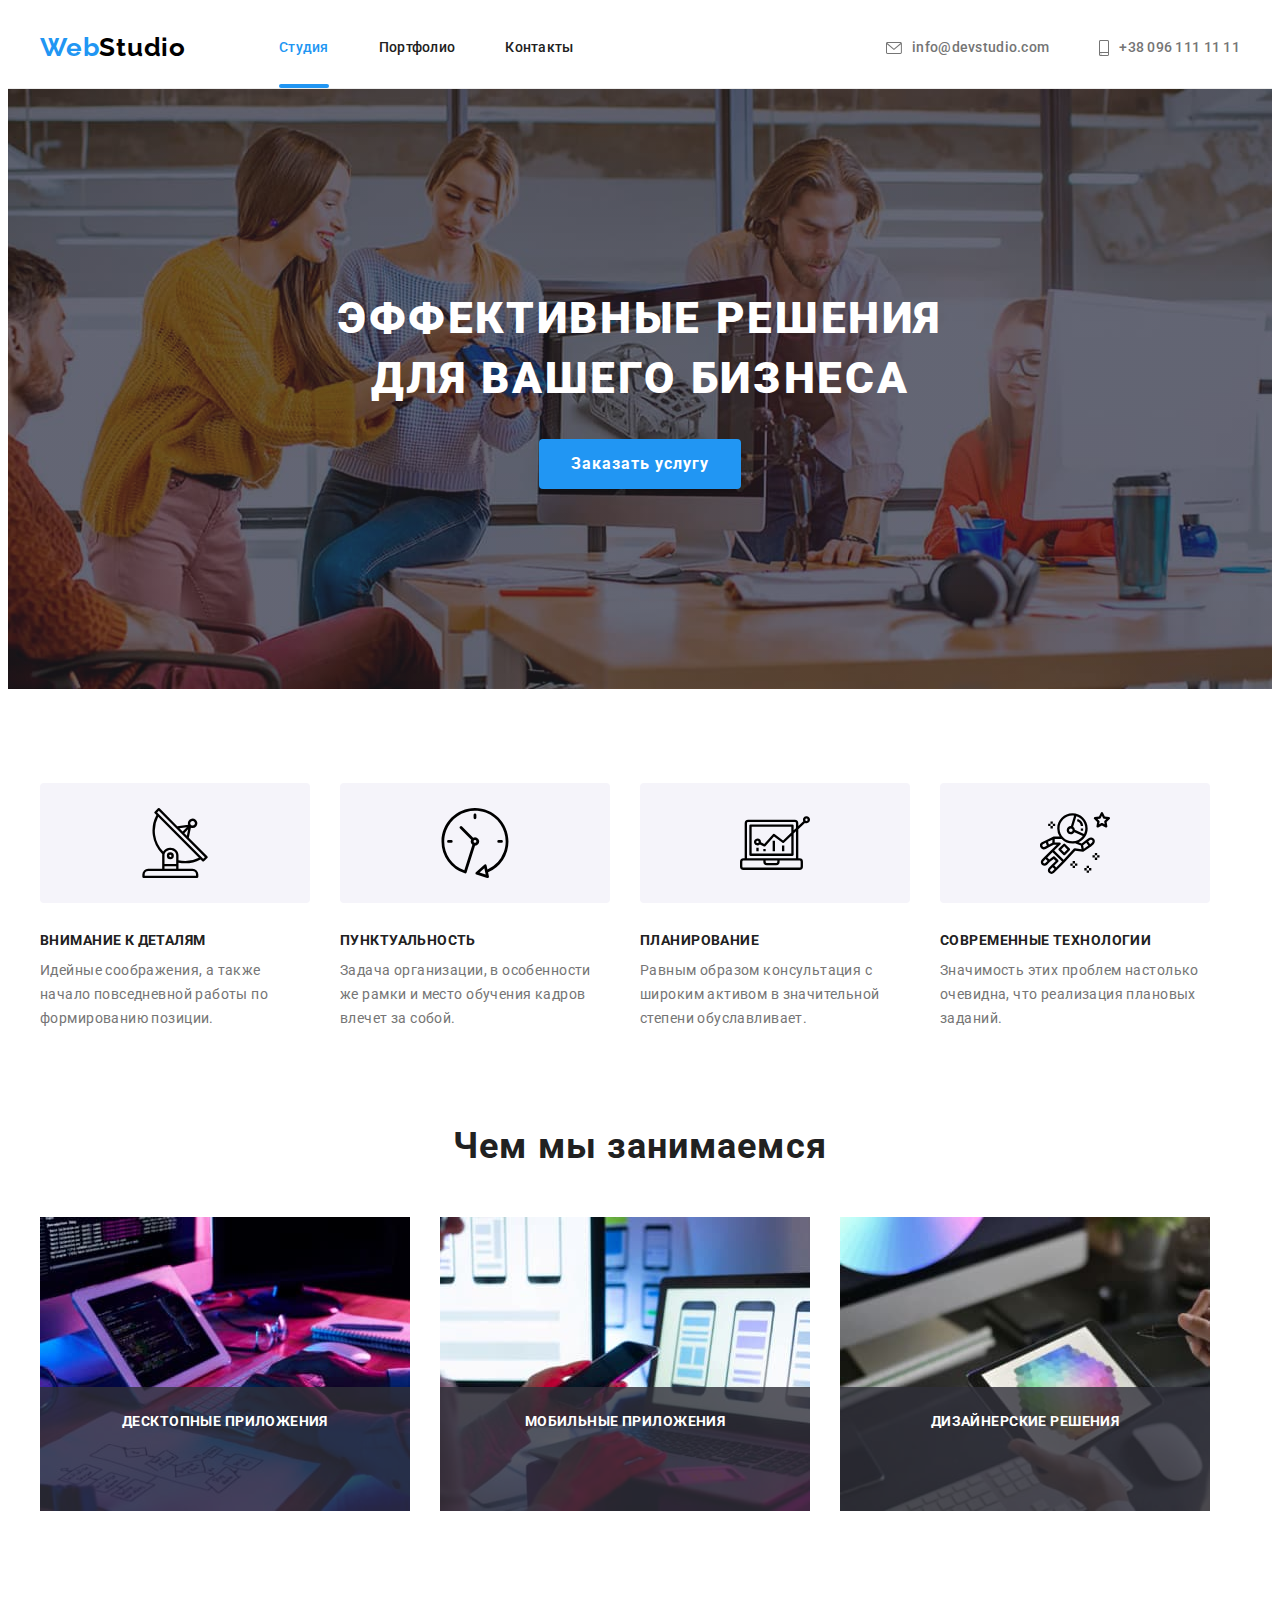
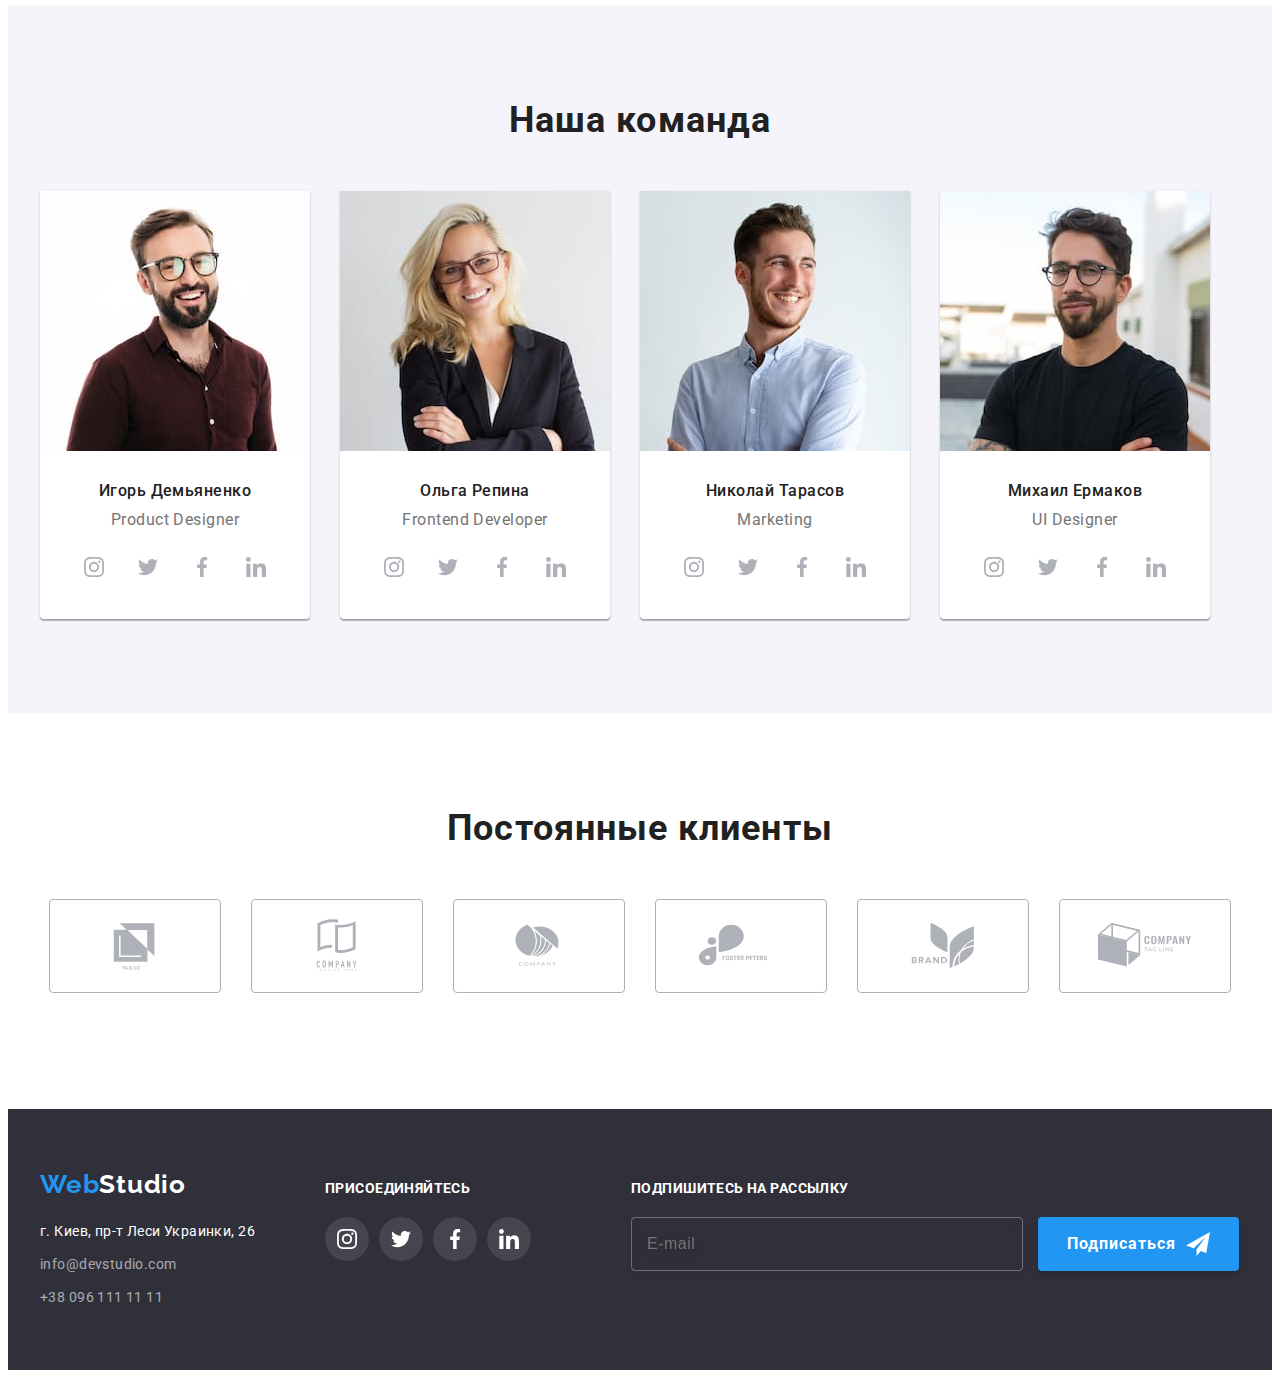
<file: index.html>
<!DOCTYPE html>
<html lang="ru">
  <head>
    <meta charset="UTF-8" />
    <meta http-equiv="X-UA-Compatible" content="IE=edge" />
    <meta name="viewport" content="width=device-width, initial-scale=1.0" />
    <title>Студия</title>
    <!--Projeck fonts-->
    <link rel="preconnect" href="https://fonts.googleapis.com" />
    <link rel="preconnect" href="https://fonts.gstatic.com" crossorigin />
    <link
      href="https://fonts.googleapis.com/css2?family=Raleway:wght@700&family=Roboto:wght@400;500;700;900&display=swap"
      rel="stylesheet"
    />
    <!--Normalize-->
    <link
      rel="stylesheet"
      href="https://cdnjs.cloudflare.com/ajax/libs/modern-normalize/1.1.0/modern-normalize.min.css"
      integrity="sha512-wpPYUAdjBVSE4KJnH1VR1HeZfpl1ub8YT/NKx4PuQ5NmX2tKuGu6U/JRp5y+Y8XG2tV+wKQpNHVUX03MfMFn9Q=="
      crossorigin="anonymous"
      referrerpolicy="no-referrer"
    />

    <!--Castom styles-->
    <link rel="stylesheet" href="./css/styles.css" />
  </head>
  <body>
    <!--Шапка-->
    <header>
      <div class="container header-container">
        <a class="link logo" href="./index.html"
          >Web<span class="logo-black">Studio</span>
        </a>
        <!--Навигация-->
        <nav>
          <ul class="list nav">
            <li class="nav-item">
              <a class="link navigation-activ" href="./index.html">Студия</a>
            </li>
            <li class="nav-item">
              <a class="link navigation-link" href="./portfolio.html"
                >Портфолио</a
              >
            </li>
            <li class="nav-item">
              <a class="link navigation-link" href="#">Контакты</a>
            </li>
          </ul>
        </nav>

        <!--Контакты-->
        <ul class="list contakts">
          <li class="contakts-item">
            <a class="link contakts-link" href="mailto:info@devstudio.com">
              <svg class="contakts-icon" width="16" height="12">
                <use href="./images/sprite.svg#icon-envelope"></use>
              </svg>
              info@devstudio.com</a
            >
          </li>
          <li class="contakts-item">
            <a class="link contakts-link" href="tel:+380961111111">
              <svg class="contakts-icon" width="10" height="16">
                <use href="./images/sprite.svg#icon-smartphone"></use>
              </svg>
              +38 096 111 11 11</a
            >
          </li>
        </ul>
      </div>
    </header>
    <!--Контент-->
    <main>
      <!--Герой-->
      <section class="hero">
        <div class="container hero-group">
          <h1 class="hero-title">Эффективные решения для вашего бизнеса</h1>
          <button class="btn" type="button" data-modal-open>
            Заказать услугу
          </button>
          <div class="backdrop is-hidden" data-modal>
            <div class="modal-wrapper">
              <button class="modal-btn" data-modal-close>
                <svg class="close-btn" width="18" height="18">
                  <use href="./images/sprite.svg#icon-close-black"></use>
                </svg>
              </button>
              <strong class="form-title"
                >Оставьте свои данные, мы вам перезвоним</strong
              >
              <form class="modal-form">
                <label class="form-group">
                  <span class="form-label">Имя</span>
                  <input class="form-input" type="text" name="user-name" />
                  <svg class="form-icon" width="18" height="18">
                    <use href="./images/sprite.svg#icon-person-black"></use>
                  </svg>
                </label>
                <label class="form-group">
                  <span class="form-label">Телефон</span>
                  <input class="form-input" type="tel" name="user-phone" />
                  <svg class="form-icon" width="18" height="18">
                    <use href="./images/sprite.svg#icon-phone-black"></use>
                  </svg>
                </label>
                <label class="form-group">
                  <span class="form-label">Почта</span>
                  <input class="form-input" type="email" name="user-mail" />
                  <svg class="form-icon" width="18" height="18">
                    <use href="./images/sprite.svg#icon-email-black"></use>
                  </svg>
                </label>
                <label class="form-group">
                  <span class="form-label">Комментарий</span>
                  <textarea
                    class="form-comment"
                    name="user-comment"
                    rows="5"
                    placeholder="Введите текст"
                  ></textarea>
                </label>
                <label class="form-policy-group">
                  <input class="checkbox visually-hidden" type="checkbox" />
                  <span class="custom-checkbox">
                    <svg class="custom-checkbox-icon" width="12" height="12">
                      <use href="./images/sprite.svg#icon-check-black"></use>
                    </svg>
                  </span>
                  <span class="form-policy-desc">
                    Соглашаюсь с рассылкой и принимаю
                    <a class="link policy-desc-link" href="#"
                      >Условия договора</a
                    >
                  </span>
                </label>
                <button class="btn submit-btn" type="submit">Отправить</button>
              </form>
            </div>
          </div>
        </div>
      </section>
      <!--Преимущества-->
      <section class="section benefits-section">
        <div class="container">
          <h2 class="benefits-section-title">Наши преимущества</h2>
          <ul class="list benefits-list">
            <li class="benefits-item">
              <div class="icon-box">
                <svg class="benefits-icon" width="70" height="70">
                  <use href="./images/sprite.svg#icon-antenna"></use>
                </svg>
              </div>

              <h3 class="subtitle">Внимание к деталям</h3>
              <p class="text">
                Идейные соображения, а также начало повседневной работы по
                формированию позиции.
              </p>
            </li>
            <li class="benefits-item">
              <div class="icon-box">
                <svg class="benefits-icon" width="70" height="70">
                  <use href="./images/sprite.svg#icon-clock"></use>
                </svg>
              </div>
              <h3 class="subtitle">Пунктуальность</h3>
              <p class="text">
                Задача организации, в особенности же рамки и место обучения
                кадров влечет за собой.
              </p>
            </li>
            <li class="benefits-item">
              <div class="icon-box">
                <svg class="benefits-icon" width="70" height="70">
                  <use href="./images/sprite.svg#icon-diagram"></use>
                </svg>
              </div>
              <h3 class="subtitle">Планирование</h3>
              <p class="text">
                Равным образом консультация с широким активом в значительной
                степени обуславливает.
              </p>
            </li>
            <li class="benefits-item">
              <div class="icon-box">
                <svg class="benefits-icon" width="70" height="70">
                  <use href="./images/sprite.svg#icon-astronaut"></use>
                </svg>
              </div>
              <h3 class="subtitle">Современные технологии</h3>
              <p class="text">
                Значимость этих проблем настолько очевидна, что реализация
                плановых заданий.
              </p>
            </li>
          </ul>
        </div>
      </section>
      <!--Деятельность-->
      <section class="section work-section">
        <div class="container">
          <h2 class="section-title">Чем мы занимаемся</h2>
          <ul class="list work-list">
            <li class="work-item">
              <p class="work-name">Десктопные приложения</p>
              <img
                class="images"
                src="./images/work/code.jpg"
                alt="программист, работающий в офисе"
                width="370"
              />
            </li>
            <li class="work-item">
              <p class="work-name">Мобильные приложения</p>
              <img
                src="./images/work/mobile.jpg"
                alt="веб-дизайнеры интерфейса разрабатывают приложение для смартфонов команда создателей работает интерфейс мобильных телефонов"
                width="370"
              />
            </li>
            <li class="work-item">
              <p class="work-name">Дизайнерские решения</p>
              <img
                src="./images/work/visual.jpg"
                alt="творческий художник веб-дизайн с рабочим цветом выбор графического планшета"
                width="370"
              />
            </li>
          </ul>
        </div>
      </section>
      <!--Команда-->
      <section class="section personal-section">
        <div class="container">
          <h2 class="section-title">Наша команда</h2>
          <ul class="list personal-list">
            <li class="personal-item">
              <img
                src="./images/personal/ihdem.jpg"
                alt="Игорь Демьяненко"
                width="270"
              />
              <div class="avatar-name">
                <h3 class="avatar">Игорь Демьяненко</h3>
                <p lang="en" class="profession">Product Designer</p>
                <ul class="socials list">
                  <li class="socials-item">
                    <a
                      class="socials-link link"
                      href="target_blank"
                      rel="noopener noreferrer"
                      aria-label="иконка "
                    >
                      <svg class="socials-icon" width="20" height="20">
                        <use href="./images/sprite.svg#icon-instagram"></use>
                      </svg>
                    </a>
                  </li>
                  <li class="socials-item">
                    <a
                      class="socials-link link"
                      href="target_blank"
                      rel="noopener noreferrer"
                      aria-label="иконка "
                    >
                      <svg class="socials-icon" width="20" height="20">
                        <use href="./images/sprite.svg#icon-twitter"></use>
                      </svg>
                    </a>
                  </li>
                  <li class="socials-item">
                    <a
                      class="socials-link link"
                      href="target_blank"
                      rel="noopener noreferrer"
                      aria-label="иконка "
                    >
                      <svg class="socials-icon" width="20" height="20">
                        <use href="./images/sprite.svg#icon-facebook"></use>
                      </svg>
                    </a>
                  </li>
                  <li class="socials-item">
                    <a
                      class="socials-link link"
                      href="target_blank"
                      rel="noopener noreferrer"
                      aria-label="иконка "
                    >
                      <svg class="socials-icon" width="20" height="20">
                        <use href="./images/sprite.svg#icon-linkedin"></use>
                      </svg>
                    </a>
                  </li>
                </ul>
              </div>
            </li>
            <li class="personal-item">
              <img
                src="./images/personal/olrep.jpg"
                alt="Ольга Репина"
                width="270"
              />
              <div class="avatar-name">
                <h3 class="avatar">Ольга Репина</h3>
                <p lang="en" class="profession">Frontend Developer</p>
                <ul class="socials list">
                  <li class="socials-item">
                    <a
                      class="socials-link link"
                      href="target_blank"
                      rel="noopener noreferrer"
                      aria-label="иконка "
                    >
                      <svg class="socials-icon" width="20" height="20">
                        <use href="./images/sprite.svg#icon-instagram"></use>
                      </svg>
                    </a>
                  </li>
                  <li class="socials-item">
                    <a
                      class="socials-link link"
                      href="target_blank"
                      rel="noopener noreferrer"
                      aria-label="иконка "
                    >
                      <svg class="socials-icon" width="20" height="20">
                        <use href="./images/sprite.svg#icon-twitter"></use>
                      </svg>
                    </a>
                  </li>
                  <li class="socials-item">
                    <a
                      class="socials-link link"
                      href="target_blank"
                      rel="noopener noreferrer"
                      aria-label="иконка "
                    >
                      <svg class="socials-icon" width="20" height="20">
                        <use href="./images/sprite.svg#icon-facebook"></use>
                      </svg>
                    </a>
                  </li>
                  <li class="socials-item">
                    <a
                      class="socials-link link"
                      href="target_blank"
                      rel="noopener noreferrer"
                      aria-label="иконка "
                    >
                      <svg class="socials-icon" width="20" height="20">
                        <use href="./images/sprite.svg#icon-linkedin"></use>
                      </svg>
                    </a>
                  </li>
                </ul>
              </div>
            </li>
            <li class="personal-item">
              <img
                src="./images/personal/nktar.jpg"
                alt="Николай Тарасов"
                width="270"
              />
              <div class="avatar-name">
                <h3 class="avatar">Николай Тарасов</h3>
                <p lang="en" class="profession">Marketing</p>
                <ul class="socials list">
                  <li class="socials-item">
                    <a
                      class="socials-link link"
                      href="target_blank"
                      rel="noopener noreferrer"
                      aria-label="иконка "
                    >
                      <svg class="socials-icon" width="20" height="20">
                        <use href="./images/sprite.svg#icon-instagram"></use>
                      </svg>
                    </a>
                  </li>
                  <li class="socials-item">
                    <a
                      class="socials-link link"
                      href="target_blank"
                      rel="noopener noreferrer"
                      aria-label="иконка "
                    >
                      <svg class="socials-icon" width="20" height="20">
                        <use href="./images/sprite.svg#icon-twitter"></use>
                      </svg>
                    </a>
                  </li>
                  <li class="socials-item">
                    <a
                      class="socials-link link"
                      href="target_blank"
                      rel="noopener noreferrer"
                      aria-label="иконка "
                    >
                      <svg class="socials-icon" width="20" height="20">
                        <use href="./images/sprite.svg#icon-facebook"></use>
                      </svg>
                    </a>
                  </li>
                  <li class="socials-item">
                    <a
                      class="socials-link link"
                      href="target_blank"
                      rel="noopener noreferrer"
                      aria-label="иконка "
                    >
                      <svg class="socials-icon" width="20" height="20">
                        <use href="./images/sprite.svg#icon-linkedin"></use>
                      </svg>
                    </a>
                  </li>
                </ul>
              </div>
            </li>
            <li class="personal-item">
              <img
                src="./images/personal/mcherm.jpg"
                alt="Михаил Ермаков"
                width="270"
              />
              <div class="avatar-name">
                <h3 class="avatar">Михаил Ермаков</h3>
                <p lang="en" class="profession">UI Designer</p>
                <ul class="socials list">
                  <li class="socials-item">
                    <a
                      class="socials-link link"
                      href="target_blank"
                      rel="noopener noreferrer"
                      aria-label="иконка "
                    >
                      <svg class="socials-icon" width="20" height="20">
                        <use href="./images/sprite.svg#icon-instagram"></use>
                      </svg>
                    </a>
                  </li>
                  <li class="socials-item">
                    <a
                      class="socials-link link"
                      href="target_blank"
                      rel="noopener noreferrer"
                      aria-label="иконка "
                    >
                      <svg class="socials-icon" width="20" height="20">
                        <use href="./images/sprite.svg#icon-twitter"></use>
                      </svg>
                    </a>
                  </li>
                  <li class="socials-item">
                    <a
                      class="socials-link link"
                      href="target_blank"
                      rel="noopener noreferrer"
                      aria-label="иконка "
                    >
                      <svg class="socials-icon" width="20" height="20">
                        <use href="./images/sprite.svg#icon-facebook"></use>
                      </svg>
                    </a>
                  </li>
                  <li class="socials-item">
                    <a
                      class="socials-link link"
                      href="target_blank"
                      rel="noopener noreferrer"
                      aria-label="иконка "
                    >
                      <svg class="socials-icon" width="20" height="20">
                        <use href="./images/sprite.svg#icon-linkedin"></use>
                      </svg>
                    </a>
                  </li>
                </ul>
              </div>
            </li>
          </ul>
        </div>
      </section>
      <!--Клиенты-->
      <section class="section clients-section">
        <div class="container">
          <h2 class="section-title">Постоянные клиенты</h2>
          <ul class="clients-list list">
            <li class="clients-item">
              <a class="clients-link" href="#">
                <svg class="clients-icon" width="106" height="60">
                  <use href="./images/sprite.svg#icon-yaco"></use>
                </svg>
              </a>
            </li>
            <li class="clients-item">
              <a class="clients-link" href="#">
                <svg class="clients-icon" width="106" height="60">
                  <use href="./images/sprite.svg#icon-companytaglinehere"></use>
                </svg>
              </a>
            </li>
            <li class="clients-item">
              <a class="clients-link" href="#">
                <svg class="clients-icon" width="106" height="60">
                  <use href="./images/sprite.svg#icon-company"></use>
                </svg>
              </a>
            </li>
            <li class="clients-item">
              <a class="clients-link" href="#">
                <svg class="clients-icon" width="106" height="60">
                  <use href="./images/sprite.svg#icon-fosterpeters"></use>
                </svg>
              </a>
            </li>
            <li class="clients-item">
              <a class="clients-link" href="#">
                <svg class="clients-icon" width="106" height="60">
                  <use href="./images/sprite.svg#icon-brand"></use>
                </svg>
              </a>
            </li>
            <li class="clients-item">
              <a class="clients-link" href="#"
                ><svg class="clients-icon" width="106" height="60">
                  <use href="./images/sprite.svg#icon-companytagline"></use>
                </svg>
              </a>
            </li>
          </ul>
        </div>
      </section>
    </main>
    <!--Подвал-->
    <footer class="footer">
      <div class="container foot-cont">
        <div class="footer-cont">
          <a class="link logo-footer" href="./index.html"
            >Web<span class="logo-white">Studio</span>
          </a>
          <address class="address">
            <p class="location">г. Киев, пр-т Леси Украинки, 26</p>
            <ul class="list">
              <li class="address-item">
                <a class="link email" href="mailto:info@devstudio.com"
                  >info@devstudio.com</a
                >
              </li>
              <li class="address-item">
                <a class="link phone" href="tel:+380961111111"
                  >+38 096 111 11 11</a
                >
              </li>
            </ul>
          </address>
        </div>
        <div class="connect">
          <h3 class="connect-name">присоединяйтесь</h3>
          <ul class="connect-list list">
            <li class="connect-item">
              <a
                class="connect-link link"
                href="target_blank"
                rel="noopener noreferrer"
                aria-label="иконка "
              >
                <svg class="connect-icon" width="20" height="20">
                  <use href="./images/sprite.svg#icon-instagram"></use>
                </svg>
              </a>
            </li>
            <li class="connect-item">
              <a
                class="connect-link link"
                href="target_blank"
                rel="noopener noreferrer"
                aria-label="иконка "
              >
                <svg class="connect-icon" width="20" height="20">
                  <use href="./images/sprite.svg#icon-twitter"></use>
                </svg>
              </a>
            </li>
            <li class="connect-item">
              <a
                class="connect-link link"
                href="target_blank"
                rel="noopener noreferrer"
                aria-label="иконка "
              >
                <svg class="connect-icon" width="20" height="20">
                  <use href="./images/sprite.svg#icon-facebook"></use>
                </svg>
              </a>
            </li>
            <li class="connect-item">
              <a
                class="connect-link link"
                href="target_blank"
                rel="noopener noreferrer"
                aria-label="иконка "
              >
                <svg class="connect-icon" width="20" height="20">
                  <use href="./images/sprite.svg#icon-linkedin"></use>
                </svg>
              </a>
            </li>
          </ul>
        </div>
        <div class="subscribe">
          <h3 class="subscribe-name">Подпишитесь на рассылку</h3>
          <span class="form-subscribe-label">
            <input
              class="form-subscribe"
              type="email"
              name="user-mail"
              placeholder="E-mail"
            />
            <button class="btn subscribe-btn" type="submit">
              Подписаться<svg class="subscribe-icon" width="24" height="24">
                <use href="./images/sprite.svg#icon-icon-send"></use>
              </svg>
            </button>
          </span>
        </div>
      </div>
    </footer>
    <script src="./js/modal.js"></script>
  </body>
</html>
</file>
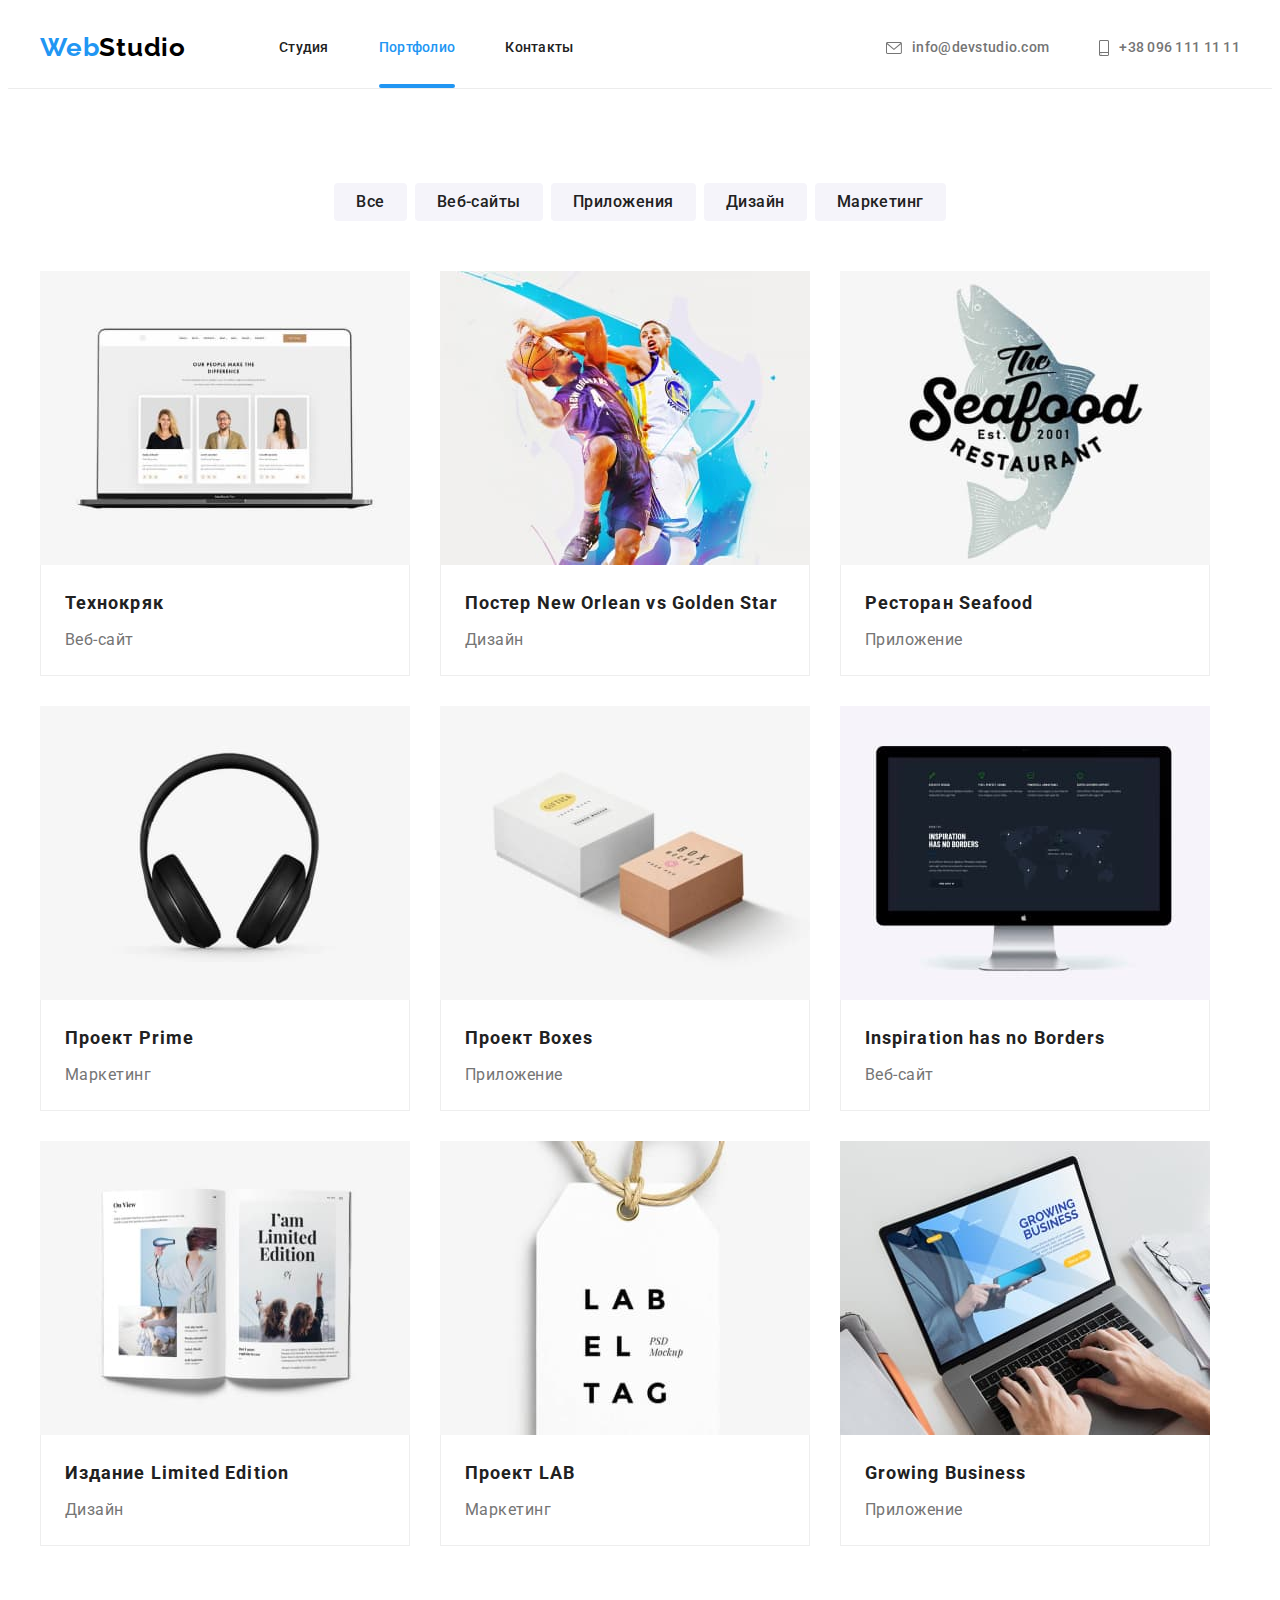
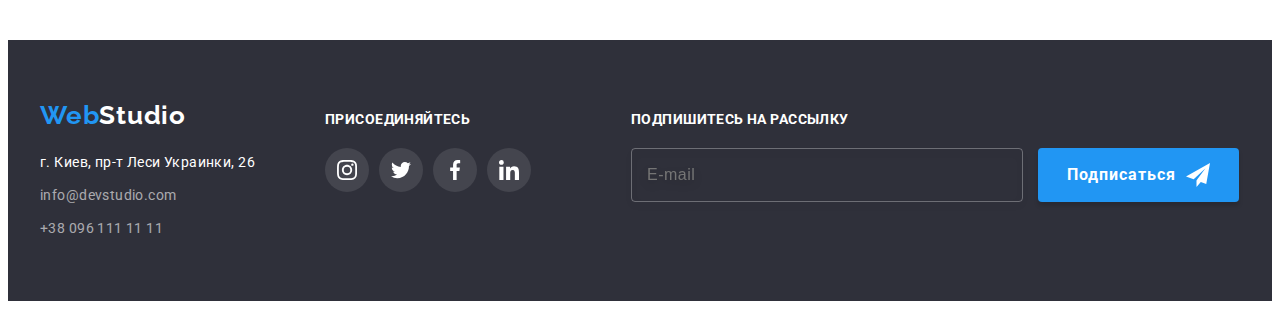
<file: portfolio.html>
<!DOCTYPE html>
<html lang="ru">
  <head>
    <meta charset="UTF-8" />
    <meta http-equiv="X-UA-Compatible" content="IE=edge" />
    <meta name="viewport" content="width=device-width, initial-scale=1.0" />
    <title>Портфолио</title>

    <!--Projeck fonts-->
    <link rel="preconnect" href="https://fonts.googleapis.com" />
    <link rel="preconnect" href="https://fonts.gstatic.com" crossorigin />
    <link
      href="https://fonts.googleapis.com/css2?family=Raleway:wght@700&family=Roboto:wght@400;500;700;900&display=swap"
      rel="stylesheet"
    />

    <!--Normalize-->
    <link
      rel="stylesheet"
      href="https://cdnjs.cloudflare.com/ajax/libs/modern-normalize/1.1.0/modern-normalize.min.css"
      integrity="sha512-wpPYUAdjBVSE4KJnH1VR1HeZfpl1ub8YT/NKx4PuQ5NmX2tKuGu6U/JRp5y+Y8XG2tV+wKQpNHVUX03MfMFn9Q=="
      crossorigin="anonymous"
      referrerpolicy="no-referrer"
    />

    <!--Castom styles-->
    <link rel="stylesheet" href="./css/styles.css" />
  </head>
  <body>
    <!--Шапка-->
    <header>
      <div class="container header-container">
        <a class="link logo" href="./index.html"
          >Web<span class="logo-black">Studio</span>
        </a>

        <!--Навигация-->
        <nav>
          <ul class="list nav">
            <li class="nav-item">
              <a class="link navigation-link" href="./index.html">Студия</a>
            </li>
            <li class="nav-item">
              <a class="link navigation-activ" href="./portfolio.html"
                >Портфолио</a
              >
            </li>
            <li class="nav-item">
              <a class="link navigation-link" href="#">Контакты</a>
            </li>
          </ul>
        </nav>

        <!--Контакты-->
        <ul class="list contakts">
          <li class="contakts-item">
            <a class="link contakts-link" href="mailto:info@devstudio.com">
              <svg class="contakts-icon" width="16" height="12">
                <use href="./images/sprite.svg#icon-envelope"></use>
              </svg>
              info@devstudio.com</a
            >
          </li>
          <li class="contakts-item">
            <a class="link contakts-link" href="tel:+380961111111">
              <svg class="contakts-icon" width="10" height="16">
                <use href="./images/sprite.svg#icon-smartphone"></use>
              </svg>
              +38 096 111 11 11
            </a>
          </li>
        </ul>
      </div>
    </header>
    <!--Контент-->
    <main>
      <section class="portfolio">
        <!--Фильтри-->
        <div class="container">
          <ul class="list filter-list">
            <li class="filter-item">
              <button class="filter-btn" type="button">Все</button>
            </li>
            <li class="filter-item">
              <button class="filter-btn" type="button">Веб-сайты</button>
            </li>
            <li class="filter-item">
              <button class="filter-btn" type="button">Приложения</button>
            </li>
            <li class="filter-item">
              <button class="filter-btn" type="button">Дизайн</button>
            </li>
            <li class="filter-item">
              <button class="filter-btn" type="button">Маркетинг</button>
            </li>
          </ul>

          <!--Страници-->
          <ul class="list page-list">
            <li class="page-item">
              <a class="page-link link" href="">
                <div class="page-img">
                  <div class="page-overlay">
                    <p class="page-info">
                      Ресурс предлагает комплексные предложения с разным уровнем
                      функционала и сервисов. Все это позволит посетителю
                      получить исчерпывающие сведения о компании или частном
                      лице.
                    </p>
                  </div>
                  <img
                    src="./images/portfolio/technokryak.jpg"
                    alt=""
                    width="370"
                  />
                </div>
                <div class="page-name">
                  <h3 class="page">Технокряк</h3>
                  <p class="filter-page">Веб-сайт</p>
                </div>
              </a>
            </li>
            <li class="page-item">
              <a class="page-link link" href=""
                ><div class="page-img">
                  <div class="page-overlay">
                    <p class="page-info">
                      Ресурс предлагает комплексные предложения с разным уровнем
                      функционала и сервисов. Все это позволит посетителю
                      получить исчерпывающие сведения о компании или частном
                      лице.
                    </p>
                  </div>
                  <img
                    src="./images/portfolio/basketball.jpg"
                    alt=""
                    width="370"
                  />
                </div>
                <div class="page-name">
                  <h3 class="page">
                    Постер <span lang="en">New Orlean vs Golden Star</span>
                  </h3>
                  <p class="filter-page">Дизайн</p>
                </div>
              </a>
            </li>
            <li class="page-item">
              <a class="page-link link" href=""
                ><div class="page-img">
                  <div class="page-overlay">
                    <p class="page-info">
                      Ресурс предлагает комплексные предложения с разным уровнем
                      функционала и сервисов. Все это позволит посетителю
                      получить исчерпывающие сведения о компании или частном
                      лице.
                    </p>
                  </div>
                  <img src="./images/portfolio/seafod.jpg" alt="" width="370" />
                </div>

                <div class="page-name">
                  <h3 class="page">Ресторан <span lang="en">Seafood</span></h3>
                  <p class="filter-page">Приложение</p>
                </div>
              </a>
            </li>
            <li class="page-item">
              <a class="page-link link" href="">
                <div class="page-img">
                  <div class="page-overlay">
                    <p class="page-info">
                      Ресурс предлагает комплексные предложения с разным уровнем
                      функционала и сервисов. Все это позволит посетителю
                      получить исчерпывающие сведения о компании или частном
                      лице.
                    </p>
                  </div>
                  <img
                    src="./images/portfolio/project_priime.jpg"
                    alt=""
                    width="370"
                  />
                </div>

                <div class="page-name">
                  <h3 class="page">Проект <span lang="en">Prime</span></h3>
                  <p class="filter-page">Маркетинг</p>
                </div>
              </a>
            </li>
            <li class="page-item">
              <a class="page-link link" href="">
                <div class="page-img">
                  <div class="page-overlay">
                    <p class="page-info">
                      Ресурс предлагает комплексные предложения с разным уровнем
                      функционала и сервисов. Все это позволит посетителю
                      получить исчерпывающие сведения о компании или частном
                      лице.
                    </p>
                  </div>
                  <img
                    src="./images/portfolio/project_boxes.jpg"
                    alt=""
                    width="370"
                  />
                </div>

                <div class="page-name">
                  <h3 class="page">Проект <span lang="en">Boxes</span></h3>
                  <p class="filter-page">Приложение</p>
                </div>
              </a>
            </li>
            <li class="page-item">
              <a class="page-link link" href="">
                <div class="page-img">
                  <div class="page-overlay">
                    <p class="page-info">
                      Ресурс предлагает комплексные предложения с разным уровнем
                      функционала и сервисов. Все это позволит посетителю
                      получить исчерпывающие сведения о компании или частном
                      лице.
                    </p>
                  </div>
                  <img
                    src="./images/portfolio/inspiration.jpg"
                    alt=""
                    width="370"
                  />
                </div>

                <div class="page-name">
                  <h3 class="page" lang="en">Inspiration has no Borders</h3>
                  <p class="filter-page">Веб-сайт</p>
                </div>
              </a>
            </li>
            <li class="page-item">
              <a class="page-link link" href="">
                <div class="page-img">
                  <div class="page-overlay">
                    <p class="page-info">
                      Ресурс предлагает комплексные предложения с разным уровнем
                      функционала и сервисов. Все это позволит посетителю
                      получить исчерпывающие сведения о компании или частном
                      лице.
                    </p>
                  </div>
                  <img
                    src="./images/portfolio/limited_edition.jpg"
                    alt=""
                    width="370"
                  />
                </div>

                <div class="page-name">
                  <h3 class="page">
                    Издание <span lang="en">Limited Edition</span>
                  </h3>
                  <p class="filter-page">Дизайн</p>
                </div>
              </a>
            </li>
            <li class="page-item">
              <a class="page-link link" href="">
                <div class="page-img">
                  <div class="page-overlay">
                    <p class="page-info">
                      Ресурс предлагает комплексные предложения с разным уровнем
                      функционала и сервисов. Все это позволит посетителю
                      получить исчерпывающие сведения о компании или частном
                      лице.
                    </p>
                  </div>
                  <img
                    src="./images/portfolio/lab_el_tag.jpg"
                    alt=""
                    width="370"
                  />
                </div>

                <div class="page-name">
                  <h3 class="page">Проект <span lang="en">LAB</span></h3>
                  <p class="filter-page">Маркетинг</p>
                </div>
              </a>
            </li>
            <li class="page-item">
              <a class="page-link link" href="">
                <div class="page-img">
                  <div class="page-overlay">
                    <p class="page-info">
                      Ресурс предлагает комплексные предложения с разным уровнем
                      функционала и сервисов. Все это позволит посетителю
                      получить исчерпывающие сведения о компании или частном
                      лице.
                    </p>
                  </div>
                  <img
                    src="./images/portfolio/growing_business.jpg"
                    alt=""
                    width="370"
                  />
                </div>

                <div class="page-name">
                  <h3 class="page" lang="en">Growing Business</h3>
                  <p class="filter-page">Приложение</p>
                </div>
              </a>
            </li>
          </ul>
        </div>
      </section>
    </main>
    <!--Подвал-->
    <footer class="footer">
      <div class="container foot-cont">
        <div class="footer-cont">
          <a class="link logo-footer" href="./index.html"
            >Web<span class="logo-white">Studio</span>
          </a>
          <address class="address">
            <p class="location">г. Киев, пр-т Леси Украинки, 26</p>
            <ul class="list">
              <li class="address-item">
                <a class="link email" href="mailto:info@devstudio.com"
                  >info@devstudio.com</a
                >
              </li>
              <li class="address-item">
                <a class="link phone" href="tel:+380961111111"
                  >+38 096 111 11 11</a
                >
              </li>
            </ul>
          </address>
        </div>
        <div class="connect">
          <h3 class="connect-name">присоединяйтесь</h3>
          <ul class="connect-list list">
            <li class="connect-item">
              <a
                class="connect-link link"
                href="target_blank"
                rel="noopener noreferrer"
                aria-label="иконка "
              >
                <svg class="connect-icon" width="20" height="20">
                  <use href="./images/sprite.svg#icon-instagram"></use>
                </svg>
              </a>
            </li>
            <li class="connect-item">
              <a
                class="connect-link link"
                href="target_blank"
                rel="noopener noreferrer"
                aria-label="иконка "
              >
                <svg class="connect-icon" width="20" height="20">
                  <use href="./images/sprite.svg#icon-twitter"></use>
                </svg>
              </a>
            </li>
            <li class="connect-item">
              <a
                class="connect-link link"
                href="target_blank"
                rel="noopener noreferrer"
                aria-label="иконка "
              >
                <svg class="connect-icon" width="20" height="20">
                  <use href="./images/sprite.svg#icon-facebook"></use>
                </svg>
              </a>
            </li>
            <li class="connect-item">
              <a
                class="connect-link link"
                href="target_blank"
                rel="noopener noreferrer"
                aria-label="иконка "
              >
                <svg class="connect-icon" width="20" height="20">
                  <use href="./images/sprite.svg#icon-linkedin"></use>
                </svg>
              </a>
            </li>
          </ul>
        </div>
        <div class="subscribe">
          <h3 class="subscribe-name">Подпишитесь на рассылку</h3>
          <span class="form-subscribe-label">
            <input
              class="form-subscribe"
              type="email"
              name="user-mail"
              placeholder="E-mail"
            />
            <button class="btn subscribe-btn" type="submit">
              Подписаться<svg class="subscribe-icon" width="24" height="24">
                <use href="./images/sprite.svg#icon-icon-send"></use>
              </svg>
            </button>
          </span>
        </div>
      </div>
    </footer>
  </body>
</html>
</file>
<file: css/styles.css>
:root {
  --main-font: "Roboto", sans-serif;
  --secondary-font: "Raleway", sans-serif;

  /* text colors */
  --text-cl: #212121;
  --accent-cl: #2196f3;
  --main-txt-cl: #757575;
  --secondary-txt-cl: #ffffff;

  /* bacground colors */
  --header-bg-cl: #ffffff;
  --main-bg-cl: #e5e5e5;
  --secondary-bg-cl: #f7f7f7;
  --dark-bg-cl: #2f303a;
  --btn-bg-cl: #2196f3;
  --btn-bg-accent: #188ce8;
}

body {
  font-family: var(--main-font);
  font-size: 14px;
  line-height: 1.86;
  letter-spacing: 0.02em;
  color: var(--main-txt-cl);
}

h1,
h2,
h3,
h4,
h5,
h6,
p {
  margin: 0;
}

img {
  display: block;
}

.container {
  width: 1200px;
  padding-left: 15px;
  padding-right: 15px;
  margin-left: auto;
  margin-right: auto;
}

.link:hover,
.link:focus {
  color: var(--accent-cl);
}

.link {
  text-decoration: none;
  color: currentColor;
  transition: color 250ms cubic-bezier(0.4, 0, 0.2, 1);
}

.list {
  padding: 0;
  margin: 0;

  list-style: none;
}

/*Шапка*/

header {
  background-color: var(--header-bg-cl);
  border-bottom: 1px solid #ececec;
}

.header-container {
  display: flex;
  align-items: center;
}

/*Логотип*/
.logo {
  margin-right: 93px;
  padding-top: 24px;
  padding-bottom: 25px;

  font-family: "Raleway";
  font-weight: 700;
  font-size: 26px;
  line-height: 1.19;
  letter-spacing: 0.03em;
  color: #2196f3;
}

.logo-black {
  color: #000000;
}

/*Навигация*/

.nav {
  display: flex;
  align-items: center;
}

.nav-item {
  margin-right: 50px;
}

.nav-item:last-child {
  margin-right: 0;
}

.contakts-link,
.navigation-link {
  display: flex;
  padding-top: 32px;
  padding-bottom: 32px;

  font-weight: 500;
  line-height: 1.14;
  color: var(--text-cl);
}

.navigation-activ {
  position: relative;
  display: flex;
  padding-top: 32px;
  padding-bottom: 32px;

  font-weight: 500;
  line-height: 1.14;
  color: var(--accent-cl);
}

.navigation-activ::after {
  bottom: 0;
  left: 0;
  position: absolute;
  content: "";
  display: block;
  width: 100%;
  height: 4px;

  background-color: #2196f3;
  border-radius: 2px;
}

/*Контакты*/

.contakts {
  display: flex;
  align-items: center;
  justify-content: center;
  margin-left: auto;
}

.contakts-item {
  margin-right: 50px;
}

.contakts-item:last-child {
  margin-right: 0;
}

.contakts-link {
  display: flex;
  align-items: center;
  font-weight: 500;
  line-height: 1.14;
  color: var(--main-txt-cl);
  transition: color 250ms cubic-bezier(0.4, 0, 0.2, 1);
}

.contakts-link:hover {
  color: var(--accent-cl);
}

.contakts-icon {
  margin-right: 10px;
  fill: currentColor;
}

/*Герой*/

.hero {
  max-width: 1600px;
  margin-right: auto;
  margin-left: auto;
  padding-top: 200px;
  padding-bottom: 200px;
  text-align: center;
  background-color: #c4c4c4;
  background-image: linear-gradient(
      rgba(47, 48, 58, 0.4),
      rgba(47, 48, 58, 0.4)
    ),
    url(../images/fon/fon.jpg);
  background-repeat: no-repeat;
  background-position: center;
}

.hero-title {
  width: 696px;
  margin-bottom: 30px;
  margin-right: auto;
  margin-left: auto;

  font-weight: 900;
  font-size: 44px;
  line-height: 1.36;
  text-align: center;
  letter-spacing: 0.06em;
  text-transform: uppercase;
  color: var(--secondary-txt-cl);
}

.btn {
  padding: 10px 32px;
  cursor: pointer;
  font-family: inherit;
  font-weight: 700;
  font-size: 16px;
  line-height: 1.88;
  letter-spacing: 0.06em;
  color: var(--secondary-txt-cl);
  background: var(--btn-bg-cl);
  box-shadow: 0px 4px 4px rgba(0, 0, 0, 0.15);
  border-radius: 4px;
  border: none;
  transition: background-color 250ms cubic-bezier(0.4, 0, 0.2, 1);
}

.btn:hover,
.btn:focus {
  background-color: var(--btn-bg-accent);
}

/* Modal form*/

.backdrop {
  position: fixed;
  top: 0;
  left: 0;
  width: 100%;
  height: 100%;
  background-color: rgba(0, 0, 0, 0.2);
  z-index: 10;
}

.backdrop.is-hidden {
  opacity: 0;
  visibility: hidden;
  pointer-events: none;
}

.modal-wrapper {
  position: absolute;
  width: 530px;
  top: 50%;
  left: 50%;
  transform: translate(-50%, -50%);
  background-color: #ffffff;
  box-shadow: 0px 1px 3px rgba(0, 0, 0, 0.12), 0px 1px 1px rgba(0, 0, 0, 0.14),
    0px 2px 1px rgba(0, 0, 0, 0.2);
  border-radius: 4px;
  z-index: 10;
  padding: 40px;
}

.modal-btn {
  padding: 4px;
  position: absolute;
  top: 8px;
  right: 8px;
  width: 30px;
  height: 30px;
  background: #ffffff;
  border-radius: 50%;
  border: 1px solid rgba(0, 0, 0, 0.1);
  cursor: pointer;
}

.modal-btn:hover > .close-btn,
.modal-btn:focus > .close-btn {
  fill: #2196f3;
}

.close-btn {
  fill: #000000;
  transition: fill 250ms cubic-bezier(0.4, 0, 0.2, 1);
}

.form-title {
  font-weight: 700;
  font-size: 20px;
  line-height: 1.15;
  text-align: center;
  letter-spacing: 0.03em;
  color: #212121;
}

.form-group {
  text-align: left;
  position: relative;
  display: block;
  margin-bottom: 10px;
  cursor: pointer;
}

.form-label {
  font-weight: 400;
  font-size: 12px;
  line-height: 1.17;
  letter-spacing: 0.01em;
  color: #757575;
}

.form-input {
  width: 100%;
  font-size: 14px;
  line-height: 1.14;
  border: 1px solid rgba(33, 33, 33, 0.2);
  border-radius: 4px;
  padding: 12px 12px 12px 42px;
  transition: border-color 250ms cubic-bezier(0.4, 0, 0.2, 1);
  cursor: pointer;
}

.form-input:focus {
  border-color: #2196f3;
  outline: none;
}

.form-icon {
  position: absolute;
  bottom: 12px;
  left: 12px;
  fill: rgb(10, 10, 9);
  transition: fill 250ms cubic-bezier(0.4, 0, 0.2, 1);
}

.form-input:focus + .form-icon {
  fill: #2196f3;
}

.form-comment {
  width: 100%;
  resize: none;
  font-size: 14px;
  line-height: 1.14;
  border: 1px solid rgba(33, 33, 33, 0.2);
  border-radius: 4px;
  padding: 12px 16px;
  transition: border-color 250ms cubic-bezier(0.4, 0, 0.2, 1);
  cursor: pointer;
}

.form-comment:focus {
  border-color: #2196f3;
  outline: none;
}

.form-policy-group {
  display: flex;
  align-items: center;
  justify-content: center;
  margin-bottom: 30px;
  cursor: pointer;
}

.form-policy-desc {
  align-items: center;
  justify-content: center;
  font-size: 14px;
  line-height: 1.71;
  letter-spacing: 0.03em;
  color: #757575;
}

.policy-desc-link {
  font-size: 14px;
  line-height: 1.71;
  letter-spacing: 0.03em;
  text-decoration-line: underline;
  color: #2196f3;
}

.custom-checkbox {
  display: flex;
  width: 16px;
  height: 15px;
  margin-right: 8px;
  align-items: center;
  justify-content: center;
  border: 2px solid #212121;
  border-radius: 2px;
  transition: border 250ms cubic-bezier(0.4, 0, 0.2, 1),
    background-color 250ms cubic-bezier(0.4, 0, 0.2, 1);
}

.checkbox:checked + .custom-checkbox {
  background-color: #2196f3;
  border-color: #2196f3;
}

.checkbox:focus + .custom-checkbox {
  border-color: #2196f3;
}

.custom-checkbox-icon {
  fill: #ffffff;
  opacity: 0;

  transition: opacity 250ms cubic-bezier(0.4, 0, 0.2, 1);
}

.checkbox:checked + .custom-checkbox .custom-checkbox-icon {
  opacity: 1;
}

.visually-hidden {
  position: absolute;
  width: 1px;
  height: 1px;
  margin: -1px;
  border: 0;
  padding: 0;

  white-space: nowrap;
  clip-path: inset(100%);
  clip: rect(0 0 0 0);
  overflow: hidden;
}

.submit-btn {
  padding: 10px 56px;
}

/*Преимущества*/

.benefits-section {
  padding-top: 94px;
  padding-bottom: 94px;
}

.benefits-section-title {
  display: none;
}

.benefits-list {
  display: flex;
}

.benefits-item {
  width: 270px;
  margin-right: 30px;
}

.benefits-item:last-child {
  margin-right: 0;
}

.icon-box {
  margin-bottom: 30px;
  display: flex;
  align-items: center;
  justify-content: center;
  height: 120px;
  background: #f5f4fa;
  border-radius: 4px;
}

.benefits-icon {
}

.section-title {
  text-align: center;
  margin-bottom: 50px;
  font-weight: 700;
  font-size: 36px;
  line-height: 1.17;
  letter-spacing: 0.03em;
  color: var(--text-cl);
}

.subtitle {
  margin-bottom: 10px;
  font-weight: 700;
  font-size: 14px;
  line-height: 1.14;
  letter-spacing: 0.03em;
  text-transform: uppercase;
  color: var(--text-cl);
}

.text {
  font-size: 14px;
  line-height: 1.71;
  letter-spacing: 0.03em;
  color: var(--main-txt-cl);
}

/*Деятельность*/

.work-section {
  padding-bottom: 94px;
}

.work-list {
  display: flex;
}

.work-item {
  position: relative;
  margin-right: 30px;
}

.work-item:last-child {
  margin-right: 0;
}

.work-item > .work-name {
  position: absolute;
  bottom: 0;
  left: 0;
  padding-top: 27px;
  padding-bottom: 27px;
  content: "";
  display: block;
  width: 100%;
  height: 70px;
  background-color: rgba(47, 48, 58, 0.8);

  font-weight: 700;
  font-size: 14px;
  line-height: 1.14;
  text-align: center;
  letter-spacing: 0.03em;
  text-transform: uppercase;
  color: #ffffff;
  z-index: 5;
}

/*Команда*/

.personal-section {
  padding-top: 94px;
  padding-bottom: 94px;
  background-color: #f5f4fa;
}

.personal-list {
  display: flex;
}

.personal-item {
  margin-right: 30px;
  background: #ffffff;
  box-shadow: 0px 1px 3px rgba(0, 0, 0, 0.12), 0px 1px 1px rgba(0, 0, 0, 0.14),
    0px 2px 1px rgba(0, 0, 0, 0.2);
  border-radius: 0px 0px 4px 4px;
}

.personal-item:last-child {
  margin-right: 0;
}

.avatar-name {
  padding-top: 30px;
  padding-bottom: 30px;
}

.avatar {
  margin-bottom: 10px;
  text-align: center;
  font-weight: 500;
  font-size: 16px;
  line-height: 1.19;
  letter-spacing: 0.03em;
  color: var(--text-cl);
}

.profession {
  margin-bottom: 16px;
  text-align: center;
  font-size: 16px;
  line-height: 1.19;
  letter-spacing: 0.03em;
  color: var(--main-txt-cl);
}

/*socials icons*/
.socials {
  display: flex;
  justify-content: center;
  align-items: center;
}

.socials-link {
  display: flex;
  justify-content: center;
  align-items: center;
  width: 44px;
  height: 44px;
  background-color: #ffffff;
  border-radius: 50%;
  transition: background-color 250ms cubic-bezier(0.4, 0, 0.2, 1);
}

.socials-link:hover .socials-icon,
.socials-link:focus .socials-icon {
  fill: #ffffff;
}

.socials-link:hover,
.socials-link:focus {
  background-color: #2196f3;
}

.socials-item:not(:last-child) {
  margin-right: 10px;
}

.socials-icon {
  fill: #afb1b8;
  transition: fill 250ms cubic-bezier(0.4, 0, 0.2, 1);
}

/*Контент портфолио*/

/*Фильтра*/

.portfolio {
  padding-top: 94px;
  padding-bottom: 94px;
}
.filter-list {
  display: flex;
  align-items: center;
  justify-content: center;
  list-style: none;
  margin-bottom: 50px;
  padding: 0;
}

.filter-item {
  margin-right: 8px;
}

.filter-item:last-child {
  margin-right: 0;
}

.filter-btn {
  padding: 6px 22px;
  border: none;

  font-family: inherit;
  font-weight: 500;
  font-size: 16px;
  line-height: 1.62;
  text-align: center;
  letter-spacing: 0.03em;
  color: var(--text-cl);
  background: #f5f4fa;
  border-radius: 4px;
  transition: color 250ms cubic-bezier(0.4, 0, 0.2, 1),
    background 250ms cubic-bezier(0.4, 0, 0.2, 1),
    box-shadow 250ms cubic-bezier(0.4, 0, 0.2, 1);
}

.filter-btn:hover,
.filter-btn:focus {
  color: var(--secondary-txt-cl);
  background: var(--btn-bg-cl);
  box-shadow: 0px 3px 1px rgba(0, 0, 0, 0.1), 0px 1px 2px rgba(0, 0, 0, 0.08),
    0px 2px 2px rgba(0, 0, 0, 0.12);
  border-radius: 4px;

  cursor: pointer;
}

/*Страницы*/

.page-list {
  display: flex;
  flex-wrap: wrap;
}

.page-item {
  width: 370px;
  margin-right: 30px;
}

.page-link {
  display: block;
  transition: box-shadow 250ms cubic-bezier(0.4, 0, 0.2, 1);
}

.page-link:hover,
.page-link:focus {
  display: block;
  box-shadow: 0px 1px 1px rgba(0, 0, 0, 0.12), 0px 4px 4px rgba(0, 0, 0, 0.06),
    1px 4px 6px rgba(0, 0, 0, 0.16);
}

.page-link:hover .page-overlay {
  transform: translatey(0);
}

.page-item:nth-child(-n + 6) {
  margin-bottom: 30px;
}

.page-item:nth-child(3n + 3) {
  margin-right: 0;
}

.page-name {
  padding: 20px 24px;
  border-right: 1px solid rgba(238, 238, 238, 1);
  border-bottom: 1px solid rgba(238, 238, 238, 1);
  border-left: 1px solid rgba(238, 238, 238, 1);
}

.page {
  margin-bottom: 4px;
  font-weight: 700;
  font-size: 18px;
  line-height: 2;
  letter-spacing: 0.06em;
  color: var(--text-cl);
}

.filter-page {
  font-size: 16px;
  line-height: 1.88;
  letter-spacing: 0.03em;
  color: var(--main-txt-cl);
}

.page-img {
  position: relative;
  overflow: hidden;
}

.page-overlay {
  position: absolute;
  top: 0;
  left: 0;
  width: 100%;
  height: 100%;
  background-color: rgba(33, 150, 243, 0.9);
  transform: translatey(+101%);
  transition: transform 250ms ease;
}

.page-overlay > p {
  padding: 56px 24px 70px 24px;
  font-size: 18px;
  line-height: 1.56;
  letter-spacing: 0.03em;
  color: #ffffff;
}

/*Клиенты*/

.clients-section {
  padding-top: 94px;
  padding-bottom: 116px;
}

.clients-list {
  display: flex;
  align-items: center;
  justify-content: center;
}

.clients-item:not(:last-child) {
  margin-right: 30px;
}

.clients-link {
  display: flex;
  align-items: center;
  justify-content: center;
  width: 170px;
  height: 92px;

  border: 1px solid #afb1b8;
  border-radius: 4px;
  transition: border-color 250ms cubic-bezier(0.4, 0, 0.2, 1);
}

.clients-icon {
  fill: #afb1b8;
  transition: fill 250ms cubic-bezier(0.4, 0, 0.2, 1);
}

.clients-link:hover,
.clients-link:focus {
  border-color: #2196f3;
}

.clients-link:focus .clients-icon,
.clients-link:hover .clients-icon {
  fill: #2196f3;
}

/*Подвал*/

.footer {
  padding-top: 60px;
  padding-bottom: 60px;
  background-color: var(--dark-bg-cl);
}

.foot-cont {
  display: flex;
  align-items: baseline;
}

.footer-cont {
  margin-right: 70px;
}

.logo-footer {
  display: block;
  margin-bottom: 20px;
  font-family: "Raleway";
  font-weight: 700;
  font-size: 26px;
  line-height: 1.19;
  letter-spacing: 0.03em;
  color: #2196f3;
}

.logo-white {
  color: #ffffff;
}

.address {
  font-style: normal;
  line-height: 1.71;
  letter-spacing: 0.03em;
}

.location {
  margin-bottom: 9px;
  color: var(--secondary-txt-cl);
}

.address-item {
  margin-bottom: 9px;
}

.address-item:last-child {
  margin-bottom: 0;
}

.email,
.phone {
  color: rgba(255, 255, 255, 0.6);
  transition: color 250ms cubic-bezier(0.4, 0, 0.2, 1);
}

.email:hover,
.phone:hover {
  color: var(--accent-cl);
}

.connect {
  display: block;
  margin-right: 100px;
}

.connect-name {
  margin-bottom: 20px;
  font-weight: 700;
  font-size: 14px;
  line-height: 1.14;
  letter-spacing: 0.03em;
  text-transform: uppercase;
  color: #ffffff;
}

/*socials icons*/
.connect-list {
  display: flex;
  align-items: center;
}

.connect-link {
  display: flex;
  justify-content: center;
  align-items: center;
  width: 44px;
  height: 44px;
  background-color: rgba(255, 255, 255, 0.1);
  border-radius: 50%;
  transition: background-color 250ms cubic-bezier(0.4, 0, 0.2, 1);
}

.connect-link:hover,
.connect-link:focus {
  background-color: #2196f3;
}

.connect-item:not(:last-child) {
  margin-right: 10px;
}

.connect-icon {
  fill: #ffffff;
}

.subscribe {
  display: block;
  margin-right: 0;
}

.subscribe-name {
  margin-bottom: 20px;
  font-weight: 700;
  font-size: 14px;
  line-height: 1.14;
  letter-spacing: 0.03em;
  text-transform: uppercase;
  color: #ffffff;
}

.form-subscribe-label {
  display: flex;
}

.form-subscribe {
  width: 360px;
  padding: 16px 15px;
  margin-right: 15px;
  border: 1px solid rgba(255, 255, 255, 0.3);
  filter: drop-shadow(0px 4px 4px rgba(0, 0, 0, 0.15));
  border-radius: 4px;
  background-color: inherit;

  font-size: 16px;
  line-height: 1.25;
  display: flex;
  align-items: center;
  letter-spacing: 0.03em;
  color: rgba(255, 255, 255, 0.6);
  cursor: pointer;
}

.subscribe-btn {
  display: flex;
  padding: 10px 29px;
  font-weight: 700;
  font-size: 16px;
  line-height: 1.88;
  align-items: center;
  text-align: center;
  letter-spacing: 0.06em;
  color: #ffffff;
  cursor: pointer;
}

.subscribe-icon {
  align-content: center;
  justify-content: center;
  margin-left: 10px;
  fill: #ffffff;
}
</file>
